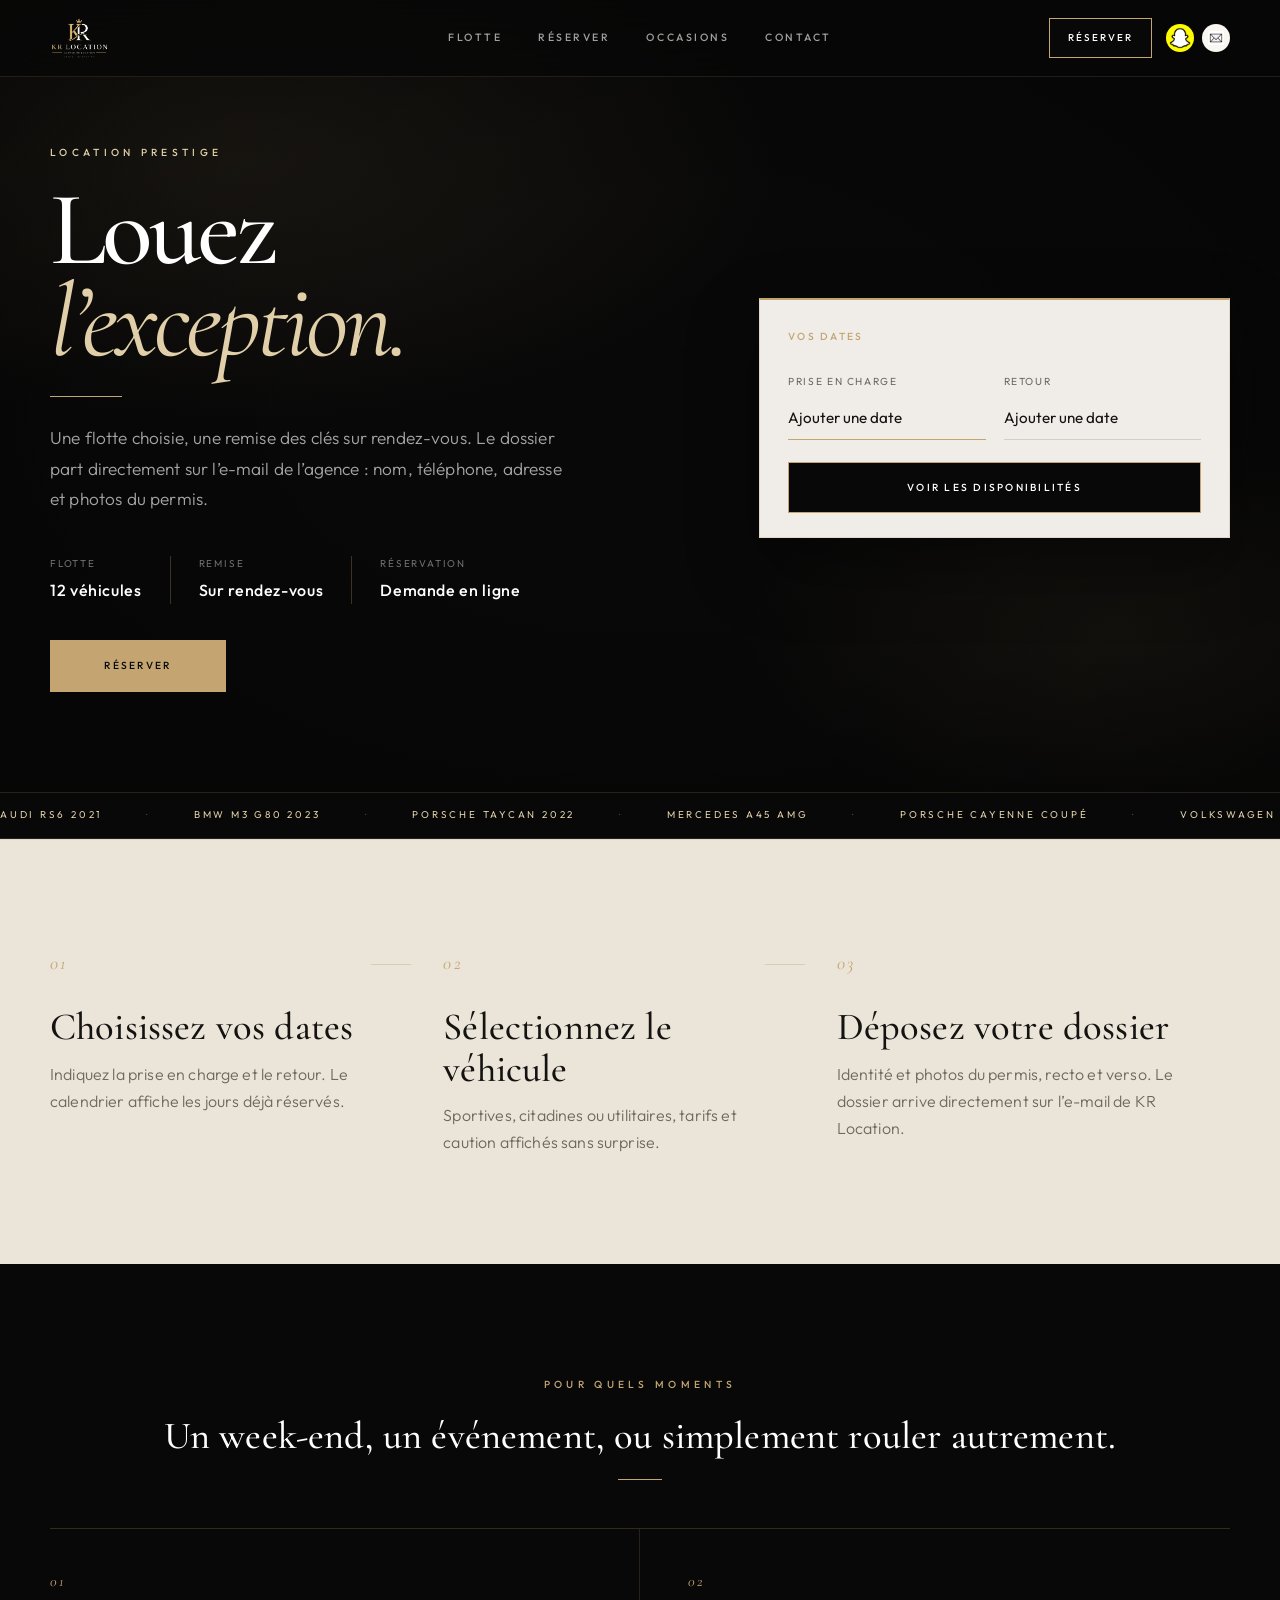
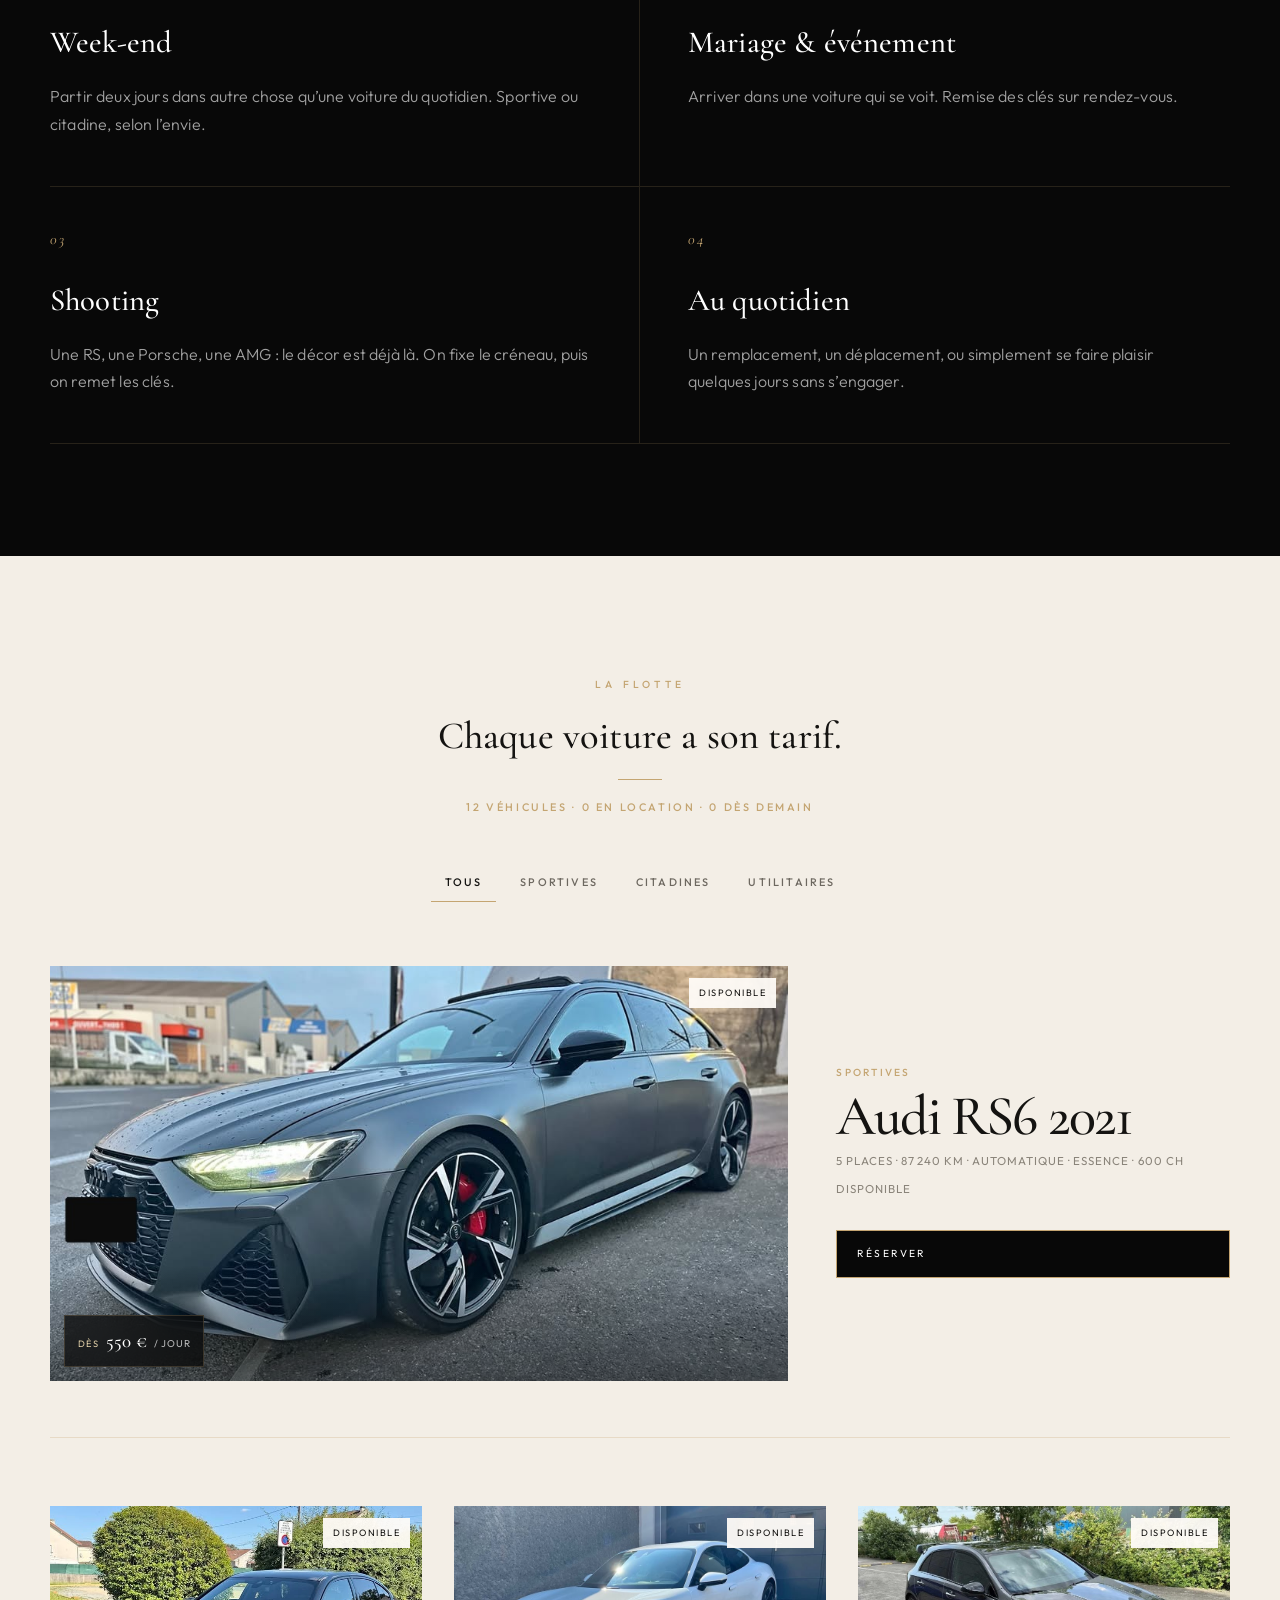
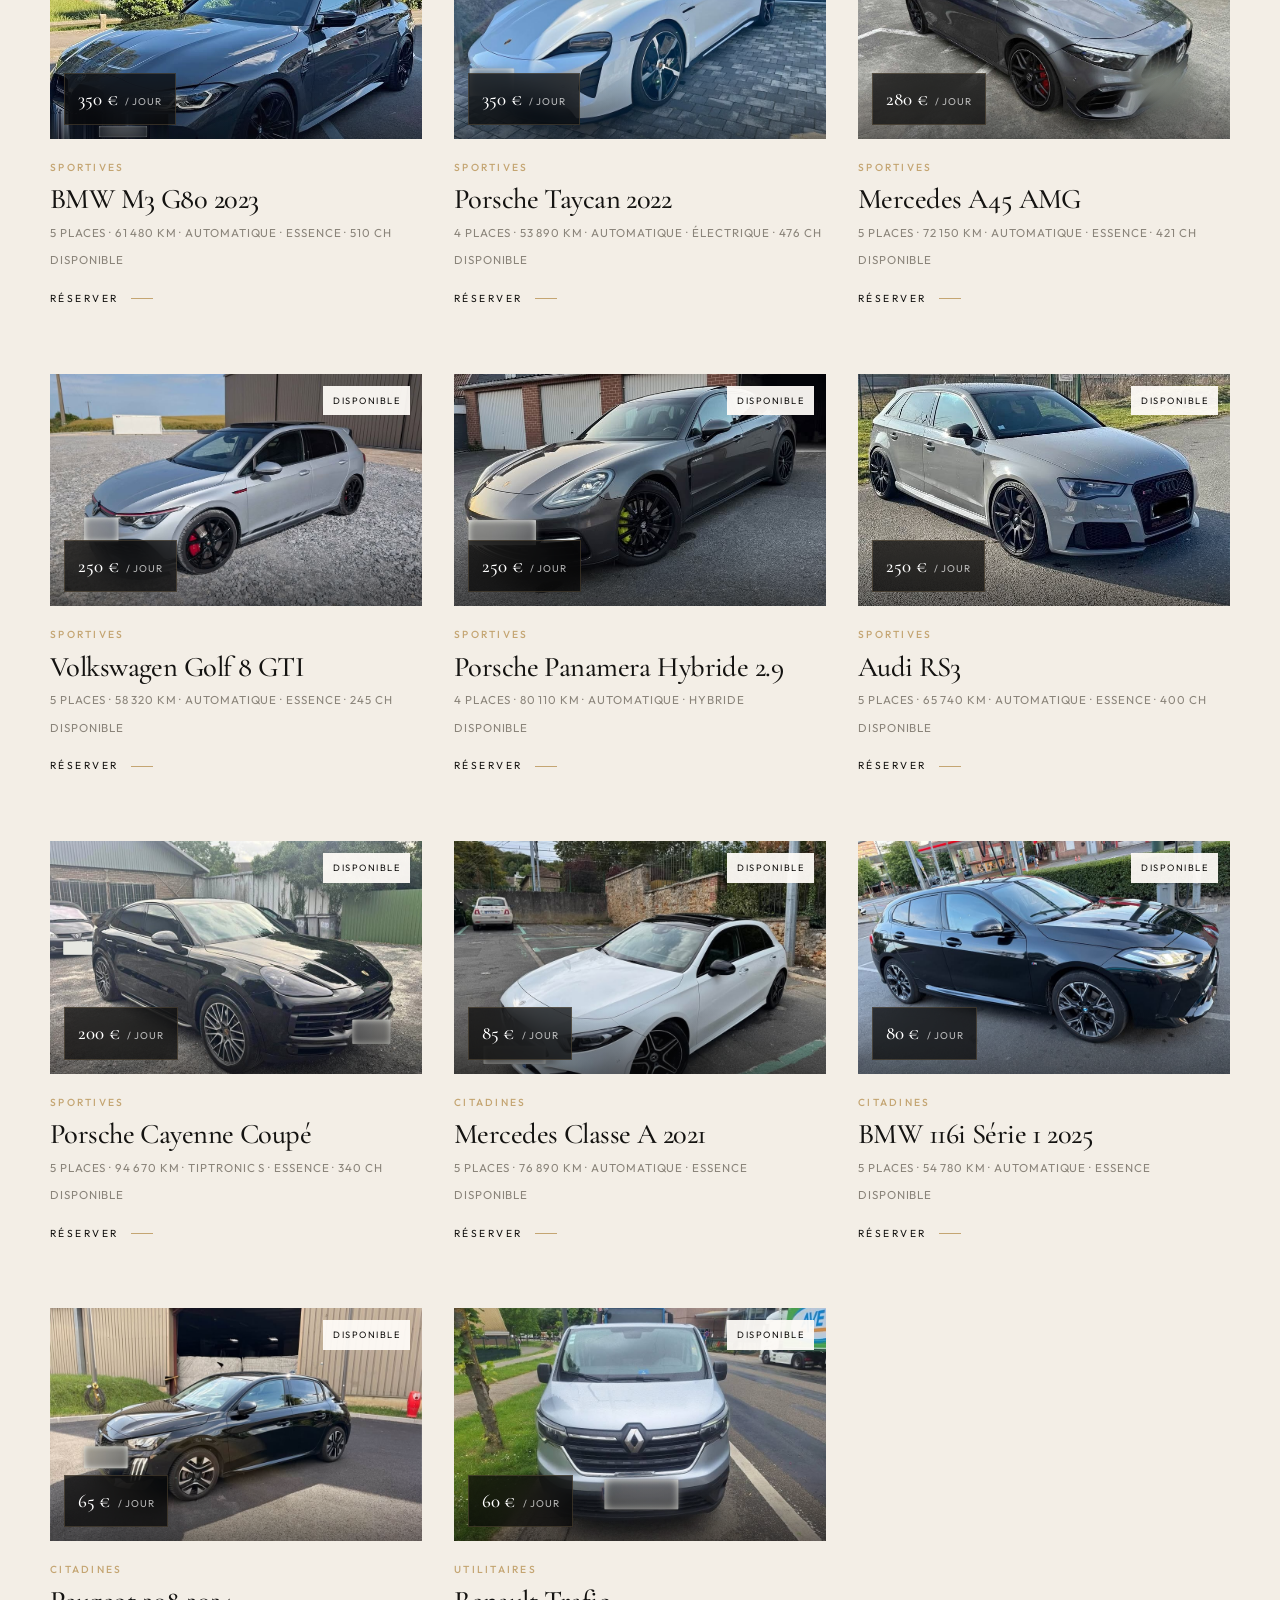
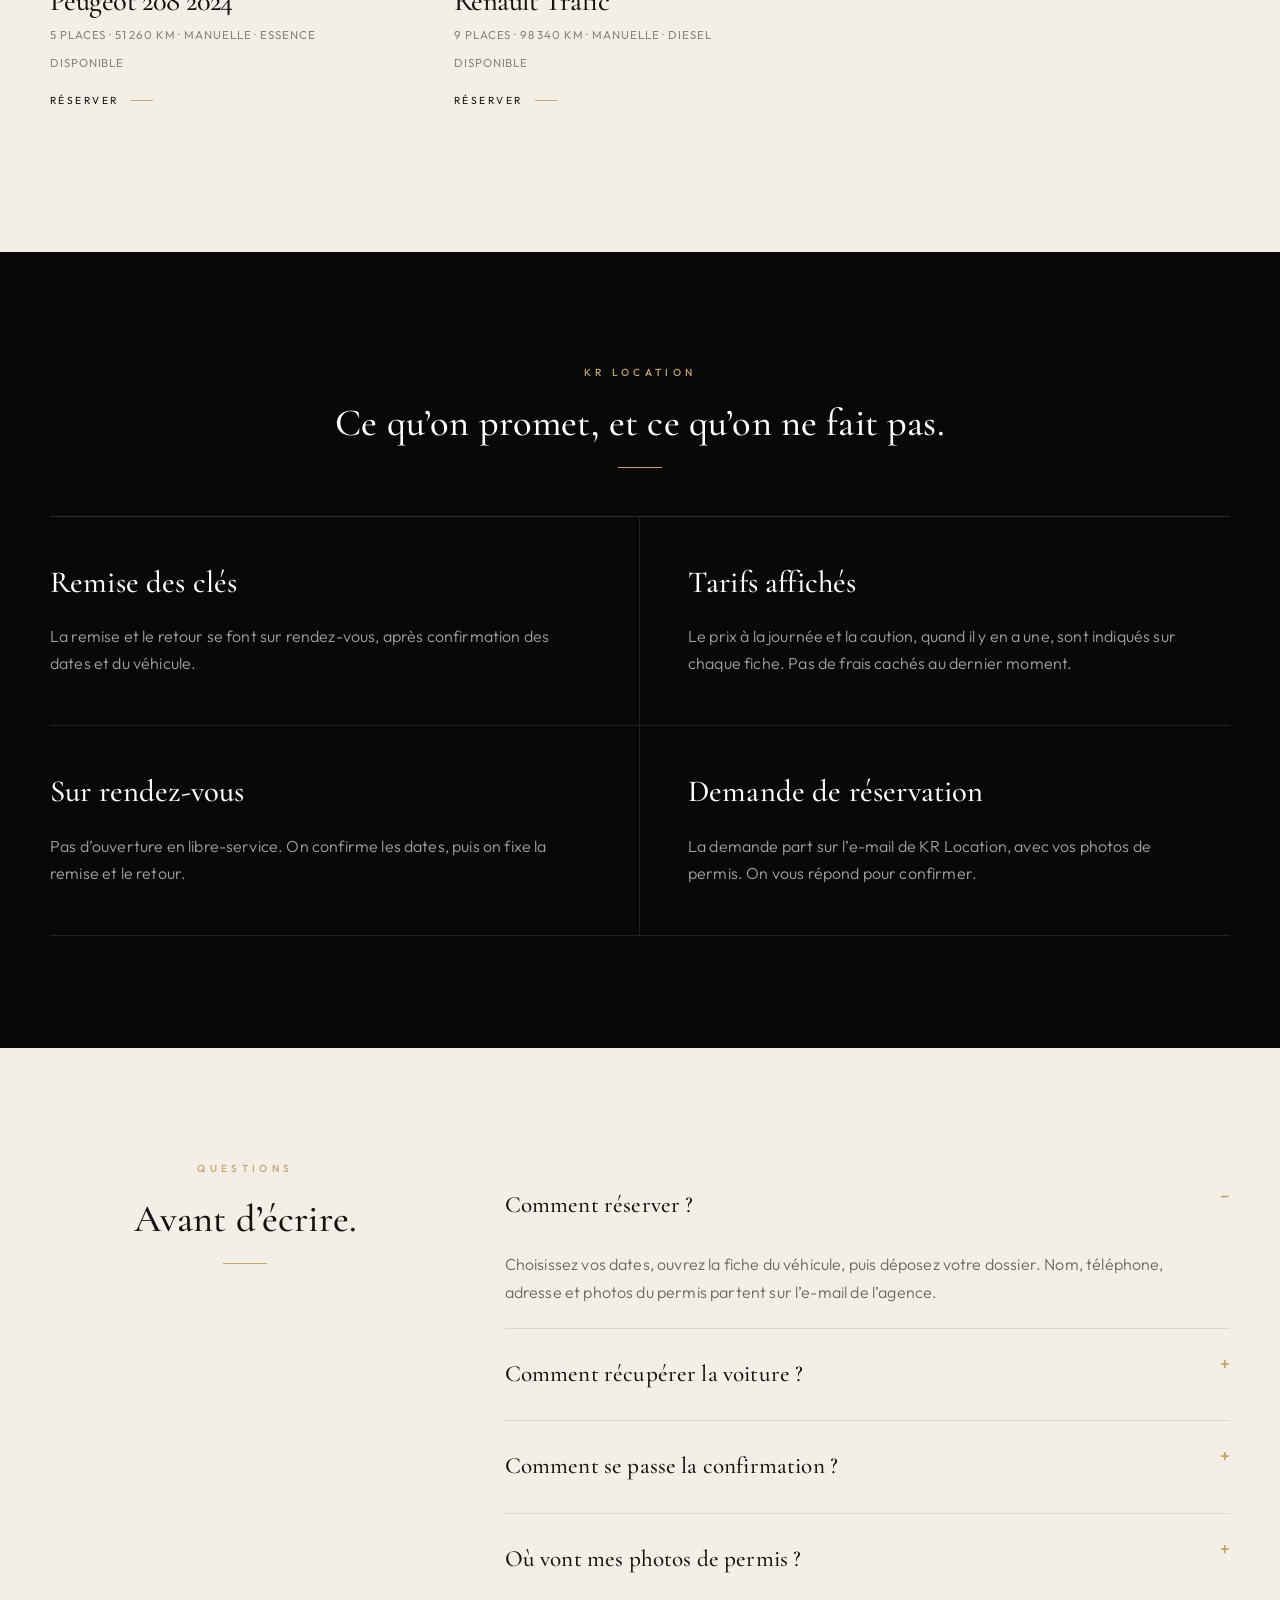
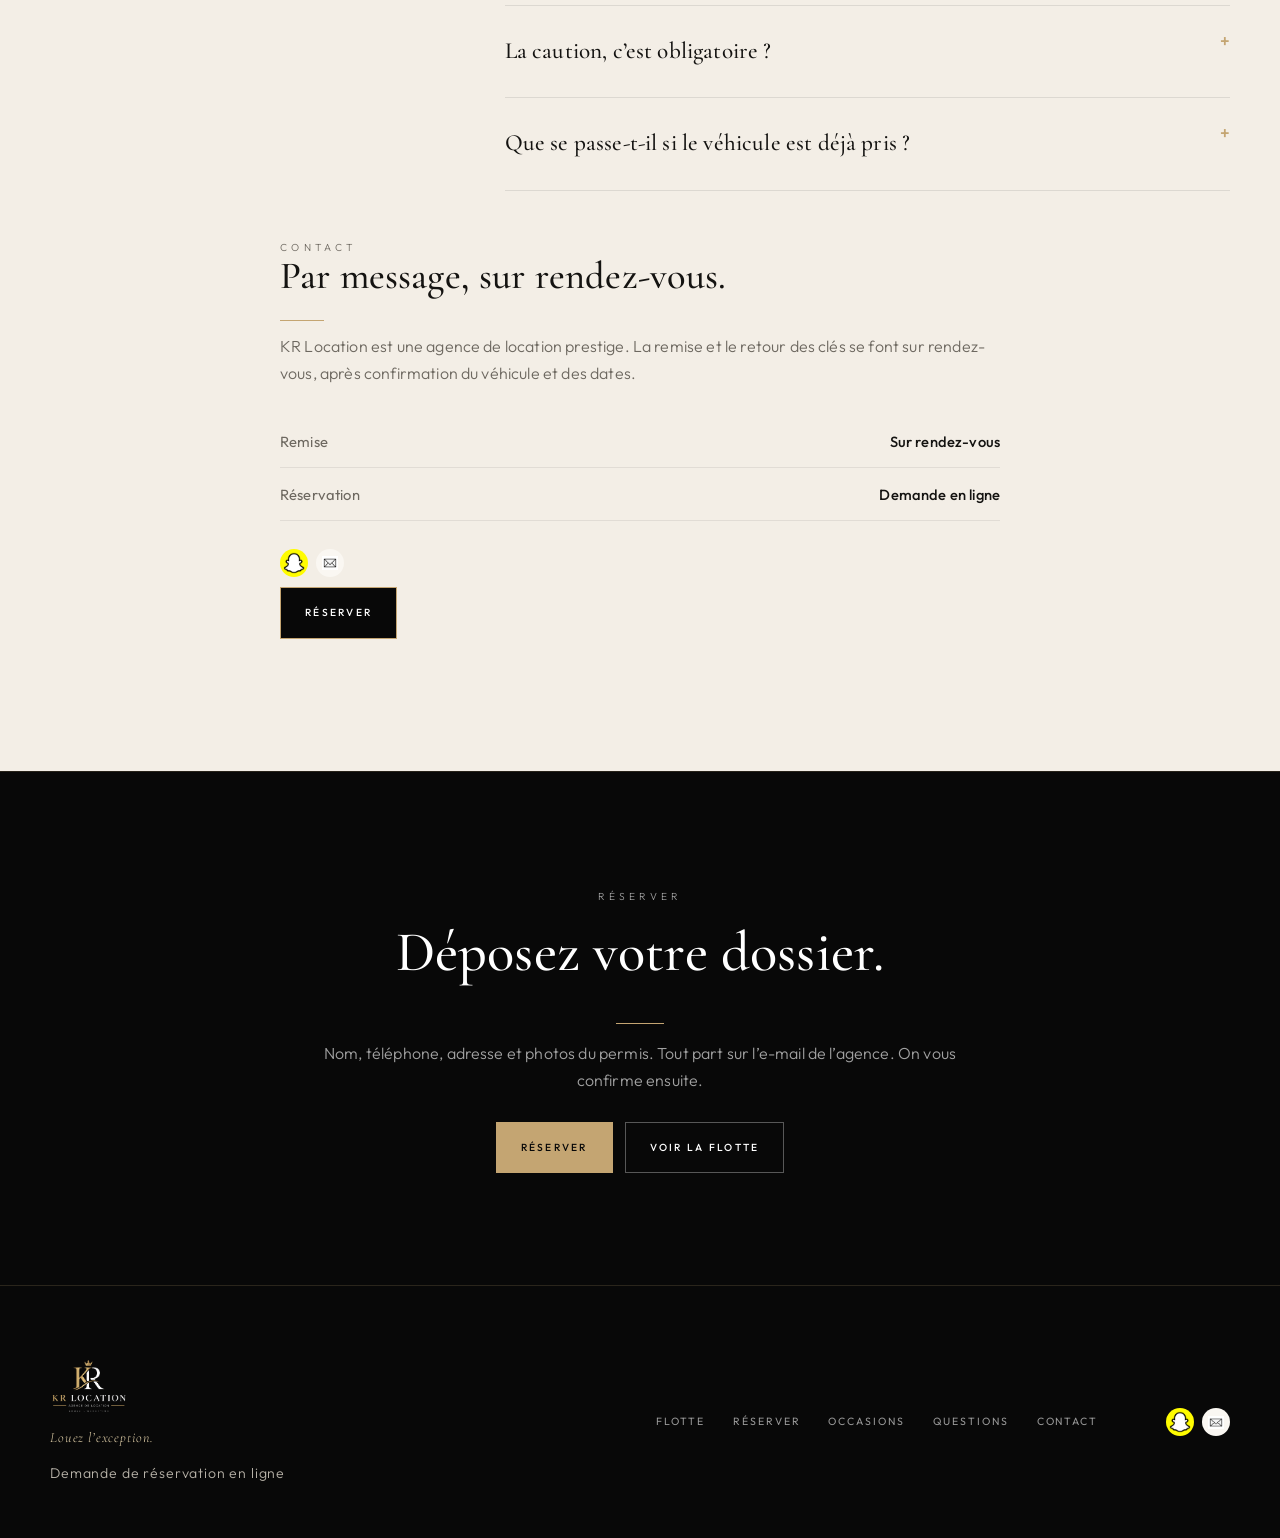
<file: index.html>
<!DOCTYPE html>
<html lang="fr">
  <head>
    <meta charset="UTF-8" />
    <meta name="viewport" content="width=device-width, initial-scale=1.0" />
    <meta name="theme-color" content="#080808" />
    <meta http-equiv="Cache-Control" content="no-cache, no-store, must-revalidate" />
    <meta http-equiv="Pragma" content="no-cache" />
    <title>KR Location — Louez l’exception.</title>
    <meta
      name="description"
      content="Location de voitures prestige. Dossier en ligne : nom, téléphone, adresse et photos du permis, envoyé sur l’e-mail de KR Location. Remise des clés sur rendez-vous."
    />
    <link rel="preconnect" href="https://fonts.googleapis.com" />
    <link rel="preconnect" href="https://fonts.gstatic.com" crossorigin />
    <link
      href="https://fonts.googleapis.com/css2?family=Cormorant+Garamond:ital,wght@0,400;0,500;0,600;1,400;1,500;1,600&family=Outfit:wght@300;400;500;600&display=swap"
      rel="stylesheet"
    />
    <link rel="icon" type="image/png" href="images/logo.png?v=54" />
    <link rel="stylesheet" href="css/styles.css?v=56" />
  </head>
  <body>
    <div class="toast" id="dossierToast" hidden>
      <strong>Dossier reçu.</strong>
      <span>Nom, téléphone, adresse et photos du permis sont arrivés sur l’e-mail de KR Location.</span>
    </div>
    <div class="loader" id="pageLoader" aria-hidden="true">
      <img src="images/logo.png?v=54" alt="" />
      <span class="loader-line"></span>
    </div>

    <header class="header" id="siteHeader">
      <div class="wrap header-inner">
        <a class="logo" href="#top">
          <img src="images/logo-mark.png?v=54" alt="KR Location" />
        </a>
        <nav class="nav" id="siteNav" aria-label="Navigation principale">
          <a href="#flotte">Flotte</a>
          <a href="#reserver">Réserver</a>
          <a href="#occasions">Occasions</a>
          <a href="#contact">Contact</a>
        </nav>
        <div class="header-actions">
          <a class="btn btn-ghost" href="#reserver">Réserver</a>
          <div class="socials">
            <a class="social" id="snapLink" href="#" target="_blank" rel="noopener" aria-label="Ouvrir Snapchat">
              <img src="images/snapchat.png" alt="" />
            </a>
            <a class="social social-mail" id="mailLink" href="#" aria-label="Ouvrir l’e-mail">
              <img src="images/email.png" alt="" />
            </a>
          </div>
          <button class="menu-btn" id="menuBtn" type="button" aria-label="Ouvrir le menu" aria-expanded="false" aria-controls="siteNav">
            <span></span>
            <span></span>
          </button>
        </div>
      </div>
    </header>

    <section class="hero" id="top">
      <div class="hero-texture" aria-hidden="true"></div>
      <div class="wrap hero-layout">
        <div class="hero-copy">
          <p class="eyebrow hero-eyebrow">Location prestige</p>
          <h1>Louez<br /><em>l’exception.</em></h1>
          <p class="hero-lead">
            Une flotte choisie, une remise des clés sur rendez-vous.
            Le dossier part directement sur l’e-mail de l’agence : nom, téléphone, adresse et photos du permis.
          </p>
          <ul class="hero-facts">
            <li><span>Flotte</span><strong id="heroFleet"></strong></li>
            <li><span>Remise</span><strong>Sur rendez-vous</strong></li>
            <li><span>Réservation</span><strong>Demande en ligne</strong></li>
          </ul>
          <div class="hero-cta">
            <a class="btn btn-gold" href="#reserver">Réserver</a>
          </div>
        </div>
        <form class="datebar" id="reserver" autocomplete="off">
          <p class="datebar-label" id="datebarLabel">Vos dates</p>
          <input type="hidden" id="dateFrom" />
          <input type="hidden" id="dateTo" />
          <button type="button" class="date-field" id="dateFromBtn" data-pick="from">
            <span>Prise en charge</span>
            <strong id="dateFromText">Ajouter une date</strong>
          </button>
          <button type="button" class="date-field" id="dateToBtn" data-pick="to">
            <span>Retour</span>
            <strong id="dateToText">Ajouter une date</strong>
          </button>
          <div class="date-book" id="dateBook" hidden>
            <p class="date-book-hint" id="dateBookHint">Choisissez d’abord le jour de prise en charge, puis glissez jusqu’au retour.</p>
            <div class="calendar" id="heroCalendar"></div>
          </div>
          <button class="btn" type="submit">Voir les disponibilités</button>
        </form>
      </div>
    </section>

    <div class="ticker" aria-hidden="true">
      <div class="ticker-track" id="fleetTicker"></div>
    </div>

    <section class="steps">
      <div class="wrap steps-grid">
        <article data-reveal>
          <span>01</span>
          <h2>Choisissez vos dates</h2>
          <p>Indiquez la prise en charge et le retour. Le calendrier affiche les jours déjà réservés.</p>
        </article>
        <article data-reveal>
          <span>02</span>
          <h2>Sélectionnez le véhicule</h2>
          <p>Sportives, citadines ou utilitaires, tarifs et caution affichés sans surprise.</p>
        </article>
        <article data-reveal>
          <span>03</span>
          <h2>Déposez votre dossier</h2>
          <p>Identité et photos du permis, recto et verso. Le dossier arrive directement sur l’e-mail de KR Location.</p>
        </article>
      </div>
    </section>

    <section class="occasions" id="occasions">
      <div class="wrap">
        <header class="section-head is-dark" data-reveal>
          <p class="eyebrow">Pour quels moments</p>
          <h2>Un week-end, un événement, ou simplement rouler autrement.</h2>
        </header>
        <div class="occasions-grid">
          <article data-reveal>
            <span>01</span>
            <h3>Week-end</h3>
            <p>Partir deux jours dans autre chose qu’une voiture du quotidien. Sportive ou citadine, selon l’envie.</p>
          </article>
          <article data-reveal>
            <span>02</span>
            <h3>Mariage &amp; événement</h3>
            <p>Arriver dans une voiture qui se voit. Remise des clés sur rendez-vous.</p>
          </article>
          <article data-reveal>
            <span>03</span>
            <h3>Shooting</h3>
            <p>Une RS, une Porsche, une AMG : le décor est déjà là. On fixe le créneau, puis on remet les clés.</p>
          </article>
          <article data-reveal>
            <span>04</span>
            <h3>Au quotidien</h3>
            <p>Un remplacement, un déplacement, ou simplement se faire plaisir quelques jours sans s’engager.</p>
          </article>
        </div>
      </div>
    </section>

    <main id="flotte">
      <section class="catalogue">
        <div class="wrap">
          <header class="section-head" data-reveal>
            <p class="eyebrow">La flotte</p>
            <h2>Chaque voiture a son tarif.</h2>
            <p class="count" id="fleetCount"></p>
          </header>
          <div class="filters" id="filters"></div>
          <div class="grid" id="vehicleGrid"></div>
        </div>
      </section>
    </main>

    <section class="promises">
      <div class="wrap">
        <header class="section-head is-dark" data-reveal>
          <p class="eyebrow">KR Location</p>
          <h2>Ce qu’on promet, et ce qu’on ne fait pas.</h2>
        </header>
        <div class="promises-grid">
          <article data-reveal>
            <h3>Remise des clés</h3>
            <p>La remise et le retour se font sur rendez-vous, après confirmation des dates et du véhicule.</p>
          </article>
          <article data-reveal>
            <h3>Tarifs affichés</h3>
            <p>Le prix à la journée et la caution, quand il y en a une, sont indiqués sur chaque fiche. Pas de frais cachés au dernier moment.</p>
          </article>
          <article data-reveal>
            <h3>Sur rendez-vous</h3>
            <p>Pas d’ouverture en libre-service. On confirme les dates, puis on fixe la remise et le retour.</p>
          </article>
          <article data-reveal>
            <h3>Demande de réservation</h3>
            <p>La demande part sur l’e-mail de KR Location, avec vos photos de permis. On vous répond pour confirmer.</p>
          </article>
        </div>
      </div>
    </section>

    <section class="faq" id="faq">
      <div class="wrap faq-layout">
        <header class="section-head is-light" data-reveal>
          <p class="eyebrow">Questions</p>
          <h2>Avant d’écrire.</h2>
        </header>
        <div class="faq-list" data-reveal>
          <details open>
            <summary>Comment réserver ?</summary>
            <p>Choisissez vos dates, ouvrez la fiche du véhicule, puis déposez votre dossier. Nom, téléphone, adresse et photos du permis partent sur l’e-mail de l’agence.</p>
          </details>
          <details>
            <summary>Comment récupérer la voiture ?</summary>
            <p>Uniquement sur rendez-vous, après confirmation. Il n’y a pas de retrait sans échange de messages.</p>
          </details>
          <details>
            <summary>Comment se passe la confirmation ?</summary>
            <p>Après le dossier, on vous écrit pour valider les dates et fixer la remise des clés.</p>
          </details>
          <details>
            <summary>Où vont mes photos de permis ?</summary>
            <p>Elles sont envoyées avec le formulaire, en pièce jointe, sur l’e-mail de KR Location. Uniquement pour traiter la demande.</p>
          </details>
          <details>
            <summary>La caution, c’est obligatoire ?</summary>
            <p>Quand une caution est indiquée sur la fiche, elle s’applique. Si elle n’est pas affichée, on ne l’invente pas : le tarif reste celui de la fiche.</p>
          </details>
          <details>
            <summary>Que se passe-t-il si le véhicule est déjà pris ?</summary>
            <p>Le calendrier et les badges « En location » / « Réservé » le montrent. On vous propose alors un autre créneau, ou un autre véhicule disponible.</p>
          </details>
        </div>
      </div>
    </section>

    <section class="agency" id="contact">
      <div class="wrap agency-grid">
        <div class="agency-copy" data-reveal>
          <p class="eyebrow">Contact</p>
          <h2>Par message, sur rendez-vous.</h2>
          <p>
            KR Location est une agence de location prestige. La remise et le retour des clés
            se font sur rendez-vous, après confirmation du véhicule et des dates.
          </p>
          <ul>
            <li><span>Remise</span><strong>Sur rendez-vous</strong></li>
            <li><span>Réservation</span><strong>Demande en ligne</strong></li>
          </ul>
          <div class="socials">
            <a class="social" id="snapAgency" href="#" target="_blank" rel="noopener" aria-label="Ouvrir Snapchat">
              <img src="images/snapchat.png" alt="" />
            </a>
            <a class="social social-mail" id="mailAgency" href="#" aria-label="Ouvrir l’e-mail">
              <img src="images/email.png" alt="" />
            </a>
          </div>
          <a class="btn" href="#reserver">Réserver</a>
        </div>
      </div>
    </section>

    <section class="cta">
      <div class="wrap cta-inner" data-reveal>
        <p class="eyebrow">Réserver</p>
        <h2>Déposez votre dossier.</h2>
        <p>Nom, téléphone, adresse et photos du permis. Tout part sur l’e-mail de l’agence. On vous confirme ensuite.</p>
        <div class="cta-actions">
          <button class="btn btn-gold" type="button" id="bookingCta">Réserver</button>
          <a class="btn btn-light" href="#flotte">Voir la flotte</a>
        </div>
      </div>
    </section>

    <footer class="footer">
      <div class="wrap footer-grid">
        <div class="footer-brand">
          <img class="footer-logo" src="images/logo-mark.png?v=54" alt="KR Location" />
          <p class="footer-slogan">Louez l’exception.</p>
          <p>Demande de réservation en ligne</p>
        </div>
        <nav class="footer-nav" aria-label="Pied de page">
          <a href="#flotte">Flotte</a>
          <a href="#reserver">Réserver</a>
          <a href="#occasions">Occasions</a>
          <a href="#faq">Questions</a>
          <a href="#contact">Contact</a>
        </nav>
        <div class="socials">
          <a class="social" id="snapFooter" href="#" target="_blank" rel="noopener" aria-label="Ouvrir Snapchat">
            <img src="images/snapchat.png" alt="" />
          </a>
          <a class="social social-mail" id="mailFooter" href="#" aria-label="Ouvrir l’e-mail">
            <img src="images/email.png" alt="" />
          </a>
        </div>
      </div>
    </footer>

    <dialog class="modal" id="vehicleModal">
      <article class="sheet">
        <button class="close" type="button" id="modalClose" aria-label="Fermer"></button>
        <div class="sheet-media">
          <div class="sheet-photo">
            <button class="gallery-nav is-prev" type="button" id="modalPrev" aria-label="Photo précédente"></button>
            <img id="modalImage" alt="" draggable="false" />
            <button class="gallery-nav is-next" type="button" id="modalNext" aria-label="Photo suivante"></button>
          </div>
          <div class="thumbs" id="modalThumbs"></div>
        </div>
        <div class="sheet-body">
          <p class="tag" id="modalCategory"></p>
          <h3 id="modalName"></h3>
          <p id="modalStatus" class="modal-status"></p>
          <p id="modalKm" class="km"></p>
          <p id="modalBlurb" class="blurb"></p>
          <p class="pricing" id="modalPricing" hidden></p>
          <ul id="modalSpecs"></ul>
          <div class="book-box">
            <p class="book-title">Réserver ces dates</p>
            <div class="book-fields">
              <button type="button" class="date-field" id="modalFromBtn" data-pick="from">
                <span>Prise en charge</span>
                <strong id="modalFromText">Ajouter une date</strong>
              </button>
              <button type="button" class="date-field" id="modalToBtn" data-pick="to">
                <span>Retour</span>
                <strong id="modalToText">Ajouter une date</strong>
              </button>
            </div>
            <div class="calendar" id="modalCalendar"></div>
            <p class="book-note" id="modalBookNote"></p>
            <div class="contact-box">
              <button class="btn" type="button" id="openBookingBtn">Réserver</button>
            </div>
          </div>
        </div>
      </article>
    </dialog>

    <dialog class="modal booking-modal" id="bookingModal" aria-labelledby="bookingTitle">
      <article class="booking-sheet">
        <button class="close" type="button" id="bookingClose" aria-label="Fermer"></button>
        <div id="bookingFormWrap">
          <header class="booking-head">
            <p class="eyebrow">Réservation</p>
            <h2 id="bookingTitle">Votre dossier</h2>
            <p class="booking-recap" id="bookingRecap"></p>
          </header>
          <ol class="booking-steps" id="bookingSteps">
            <li class="is-on"><span>01</span> Identité</li>
            <li><span>02</span> Photos</li>
          </ol>
          <form
            class="booking-form"
            id="bookingForm"
            autocomplete="on"
            novalidate
            method="POST"
            enctype="multipart/form-data"
          >
            <input class="hp" type="text" name="_honey" tabindex="-1" autocomplete="off" />
            <input type="hidden" name="_captcha" value="false" />
            <input type="hidden" name="_template" value="table" />
            <input type="hidden" name="_subject" id="bookingSubject" />
            <input type="hidden" name="_next" id="bookingNext" />
            <input type="hidden" name="vehicule_id" id="bookingVehicleId" />
            <input type="hidden" name="Prise_en_charge" id="bookingFromField" />
            <input type="hidden" name="Retour" id="bookingToField" />
            <input type="hidden" name="Agence" value="KR Location" />
            <input type="hidden" name="Véhicule" id="bookingVehicleName" />
            <input type="hidden" name="Photos" id="bookingPhotosNote" />

            <div class="booking-pane is-on" data-pane="1">
              <p class="booking-kicker">Location</p>
              <div class="booking-grid">
                <label class="field is-full">
                  <span>Véhicule</span>
                  <select name="vehicule" id="bookingVehicle" required>
                    <option value="">Choisir un véhicule</option>
                  </select>
                </label>
              </div>

              <p class="booking-kicker">Conducteur</p>
              <div class="booking-grid">
                <label class="field">
                  <span>Nom</span>
                  <input type="text" name="nom" autocomplete="family-name" required />
                </label>
                <label class="field">
                  <span>Prénom</span>
                  <input type="text" name="prenom" autocomplete="given-name" required />
                </label>
                <label class="field">
                  <span>Téléphone</span>
                  <input type="tel" name="telephone" autocomplete="tel" inputmode="tel" required />
                </label>
                <label class="field is-full">
                  <span>Adresse</span>
                  <input type="text" name="adresse" autocomplete="street-address" required />
                </label>
              </div>
            </div>

            <div class="booking-pane" data-pane="2">
              <p class="booking-note">Seulement deux photos à envoyer : permis recto et permis verso. Rien d’autre à taper.</p>
              <p class="booking-kicker">Photos du permis</p>
              <div class="booking-grid">
                <label class="file-field">
                  <input type="file" name="Permis_recto" accept="image/jpeg,image/png,image/webp,image/heic" required />
                  <span>Permis — recto</span>
                  <strong data-file-name>Ajouter une photo</strong>
                  <img data-file-preview alt="" hidden />
                </label>
                <label class="file-field">
                  <input type="file" name="Permis_verso" accept="image/jpeg,image/png,image/webp,image/heic" required />
                  <span>Permis — verso</span>
                  <strong data-file-name>Ajouter une photo</strong>
                  <img data-file-preview alt="" hidden />
                </label>
              </div>
              <p class="booking-kicker">Récapitulatif</p>
              <ul class="booking-send-recap" id="bookingSendRecap"></ul>
            </div>

            <p class="booking-error" id="bookingError" role="alert"></p>
            <div class="booking-actions">
              <button class="btn btn-ghost-dark" type="button" id="bookingBack" hidden>Retour</button>
              <button class="btn" type="button" id="bookingNextBtn">Continuer</button>
              <button class="btn btn-gold" type="submit" id="bookingSubmit" hidden>Envoyer le dossier</button>
              <p class="booking-legal">Nom, téléphone, adresse et photos du permis partent sur l’e-mail de KR Location. Ce n’est pas encore une confirmation.</p>
            </div>
          </form>
        </div>
        <div class="booking-done" id="bookingDone" hidden>
          <p class="eyebrow">Dossier reçu</p>
          <h2>Tout est arrivé sur l’e-mail de KR Location.</h2>
          <p>Nom, téléphone, adresse et les 2 photos du permis (pièces jointes du mail, icône trombone). On vous écrit pour confirmer les dates.</p>
          <button class="btn" type="button" id="bookingDoneClose">Fermer</button>
        </div>
      </article>
    </dialog>

    <script src="js/vehicles.js?v=56"></script>
    <script src="js/app.js?v=56"></script>
  </body>
</html>
</file>
<file: css/styles.css>
:root {
  --gold: #c4a572;
  --gold-soft: #e0cfa8;
  --gold-line: rgba(196, 165, 114, 0.28);
  --ink: #141311;
  --muted: #6d6860;
  --paper: #f3eee6;
  --paper-2: #ebe4d8;
  --white: #faf7f2;
  --black: #080808;
  --serif: "Cormorant Garamond", Georgia, serif;
  --sans: "Outfit", system-ui, sans-serif;
  --ease: cubic-bezier(0.22, 1, 0.36, 1);
}

* {
  box-sizing: border-box;
}

html {
  scroll-behavior: smooth;
  background: var(--black);
}

::selection {
  background: var(--gold);
  color: var(--black);
}

body {
  margin: 0;
  font-family: var(--sans);
  color: var(--ink);
  background: var(--paper);
  line-height: 1.7;
  font-weight: 400;
  letter-spacing: 0.01em;
  -webkit-font-smoothing: antialiased;
}

body.nav-open {
  overflow: hidden;
}

a {
  color: inherit;
  text-decoration: none;
}

img {
  display: block;
  max-width: 100%;
}

button,
input,
select,
textarea {
  font: inherit;
}

:focus-visible {
  outline: 1px solid var(--gold);
  outline-offset: 3px;
}

.wrap {
  width: min(1180px, calc(100% - 64px));
  margin: 0 auto;
}

.loader {
  position: fixed;
  inset: 0;
  z-index: 80;
  display: grid;
  place-items: center;
  align-content: center;
  gap: 22px;
  background: var(--black);
  transition: opacity 0.7s var(--ease), visibility 0.7s var(--ease);
}

.loader img {
  height: 88px;
  width: auto;
}

.loader-line {
  width: 88px;
  height: 1px;
  background: var(--gold);
  transform-origin: left center;
  animation: load-line 1.4s var(--ease) forwards;
}

.loader.is-done {
  opacity: 0;
  visibility: hidden;
  pointer-events: none;
}

@keyframes load-line {
  from {
    transform: scaleX(0);
  }
  to {
    transform: scaleX(1);
  }
}

.header {
  position: fixed;
  top: 0;
  left: 0;
  right: 0;
  z-index: 40;
  background: rgba(8, 8, 8, 0.72);
  backdrop-filter: blur(20px);
  border-bottom: 1px solid rgba(196, 165, 114, 0.14);
  transition: background 0.45s var(--ease), border-color 0.45s var(--ease);
}

.header.is-scrolled,
.header.is-open {
  background: rgba(8, 8, 8, 0.92);
  border-bottom-color: rgba(196, 165, 114, 0.22);
}

.header-inner {
  display: grid;
  grid-template-columns: 1fr auto 1fr;
  align-items: center;
  min-height: 76px;
  gap: 20px;
  transition: min-height 0.45s var(--ease);
}

.header.is-scrolled .header-inner {
  min-height: 64px;
}

.logo {
  justify-self: start;
}

.logo img {
  height: 42px;
  width: auto;
  transition: height 0.45s var(--ease);
}

.header.is-scrolled .logo img {
  height: 36px;
}

.nav {
  display: flex;
  align-items: center;
  justify-content: center;
  gap: 36px;
}

.header-actions {
  display: flex;
  align-items: center;
  justify-content: flex-end;
  gap: 14px;
}

.nav a {
  color: rgba(255, 255, 255, 0.62);
  font-size: 0.66rem;
  letter-spacing: 0.24em;
  text-transform: uppercase;
  font-weight: 500;
  position: relative;
  transition: color 0.25s ease;
}

.nav a::after {
  content: "";
  position: absolute;
  left: 0;
  right: 0;
  bottom: -8px;
  height: 1px;
  background: var(--gold);
  transform: scaleX(0);
  transform-origin: left;
  transition: transform 0.35s var(--ease);
}

.nav a:hover {
  color: #fff;
}

.nav a:hover::after {
  transform: scaleX(1);
}

.btn-ghost {
  display: inline-flex;
  background: transparent;
  color: #fff;
  border-color: rgba(196, 165, 114, 0.5);
  padding: 11px 18px;
}

.btn-ghost:hover {
  background: var(--gold);
  color: var(--black);
  border-color: var(--gold);
}

.socials {
  display: flex;
  align-items: center;
  gap: 8px;
}

.social {
  width: 28px;
  height: 28px;
  border-radius: 50%;
  overflow: hidden;
  display: grid;
  place-items: center;
  background: transparent;
  transition: transform 0.25s var(--ease), opacity 0.25s ease;
}

.social img {
  width: 100%;
  height: 100%;
  object-fit: cover;
}

.social-mail {
  background: var(--white);
  padding: 6px;
}

.social-mail img {
  object-fit: contain;
}

.social:hover {
  transform: translateY(-2px);
  opacity: 0.88;
}

.menu-btn {
  display: none;
  width: 40px;
  height: 40px;
  border: 0;
  background: transparent;
  cursor: pointer;
  position: relative;
}

.menu-btn span {
  position: absolute;
  left: 10px;
  right: 10px;
  height: 1px;
  background: #fff;
  transition: transform 0.3s var(--ease), top 0.3s var(--ease);
}

.menu-btn span:first-child {
  top: 16px;
}

.menu-btn span:last-child {
  top: 24px;
}

.header.is-open .menu-btn span:first-child {
  top: 20px;
  transform: rotate(45deg);
}

.header.is-open .menu-btn span:last-child {
  top: 20px;
  transform: rotate(-45deg);
}

.hero {
  position: relative;
  display: flex;
  align-items: center;
  color: #fff;
  overflow: hidden;
  min-height: min(88vh, 920px);
  padding: 132px 0 88px;
  background:
    radial-gradient(ellipse 90% 70% at 18% 20%, rgba(196, 165, 114, 0.1), transparent 48%),
    radial-gradient(ellipse 60% 50% at 88% 80%, rgba(196, 165, 114, 0.08), transparent 50%),
    #080808;
}

.hero-texture {
  position: absolute;
  inset: 0;
  background: radial-gradient(ellipse at center, transparent 30%, rgba(0, 0, 0, 0.35) 100%);
  pointer-events: none;
}

.hero-layout {
  position: relative;
  z-index: 1;
  display: grid;
  grid-template-columns: minmax(0, 1.15fr) minmax(320px, 0.85fr);
  gap: 72px;
  align-items: center;
  width: min(1180px, calc(100% - 64px));
}

.hero-copy {
  max-width: 40rem;
}

.eyebrow {
  margin: 0 0 22px;
  color: var(--gold);
  letter-spacing: 0.42em;
  text-transform: uppercase;
  font-size: 0.64rem;
  font-weight: 500;
}

.hero-eyebrow {
  color: var(--gold-soft);
  animation: fade-up 1s 0.12s both;
}

.hero-copy h1::after {
  content: "";
  display: block;
  width: 72px;
  height: 1px;
  margin: 28px 0 0;
  background: var(--gold);
}

h1 {
  margin: 0 0 26px;
  font-family: var(--serif);
  font-size: clamp(3.6rem, 8.2vw, 6.6rem);
  font-weight: 500;
  line-height: 0.88;
  letter-spacing: -0.038em;
}

.hero h1 {
  color: #fff;
  animation: fade-up 1s 0.24s both;
}

.hero h1 em {
  font-style: italic;
  color: var(--gold-soft);
  font-weight: 400;
}

.hero-lead {
  margin: 0 0 42px;
  max-width: 32rem;
  color: rgba(255, 255, 255, 0.64);
  font-size: 1.08rem;
  font-weight: 300;
  line-height: 1.75;
  animation: fade-up 1s 0.38s both;
}

.hero-facts {
  display: flex;
  flex-wrap: wrap;
  gap: 28px;
  margin: 0;
  padding: 0;
  list-style: none;
  animation: fade-up 1s 0.5s both;
}

.hero-facts li {
  display: grid;
  gap: 4px;
  padding-right: 28px;
  border-right: 1px solid rgba(196, 165, 114, 0.28);
}

.hero-facts li:last-child {
  padding-right: 0;
  border-right: 0;
}

.hero-facts span {
  font-size: 0.62rem;
  letter-spacing: 0.18em;
  text-transform: uppercase;
  color: rgba(255, 255, 255, 0.42);
}

.hero-facts strong {
  font-weight: 500;
  letter-spacing: 0.04em;
}

.hero-cta {
  margin-top: 36px;
  animation: fade-up 1s 0.58s both;
}

.hero-cta .btn {
  min-width: 176px;
}

@keyframes fade-up {
  from {
    opacity: 0;
    transform: translateY(18px);
  }
  to {
    opacity: 1;
    transform: translateY(0);
  }
}

.datebar {
  display: grid;
  grid-template-columns: 1fr 1fr;
  gap: 18px;
  align-items: end;
  padding: 28px 28px 24px;
  background: rgba(250, 247, 242, 0.96);
  color: var(--ink);
  text-align: left;
  border: 1px solid rgba(196, 165, 114, 0.3);
  border-top: 2px solid var(--gold);
  box-shadow: 0 28px 64px rgba(0, 0, 0, 0.38);
  animation: fade-up 1s 0.56s both;
  position: relative;
  backdrop-filter: blur(18px);
}

.datebar .btn {
  grid-column: 1 / -1;
  margin-top: 4px;
}

.datebar-label {
  grid-column: 1 / -1;
  margin: 0;
  color: var(--gold);
  letter-spacing: 0.22em;
  text-transform: uppercase;
  font-size: 0.64rem;
  font-weight: 500;
  cursor: pointer;
}

.date-field {
  appearance: none;
  width: 100%;
  display: grid;
  gap: 6px;
  margin: 0;
  padding: 10px 0 0;
  border: 0;
  background: transparent;
  color: inherit;
  text-align: left;
  cursor: pointer;
}

.date-field span {
  font-size: 0.64rem;
  letter-spacing: 0.16em;
  text-transform: uppercase;
  color: var(--muted);
}

.date-field strong {
  display: block;
  min-height: 1.4em;
  padding: 8px 0;
  border-bottom: 1px solid rgba(22, 21, 19, 0.14);
  font-weight: 400;
  font-size: 0.95rem;
}

.date-field.is-on strong,
.date-field:hover strong {
  border-bottom-color: var(--gold);
}

.date-book {
  grid-column: 1 / -1;
  padding: 16px 2px 4px;
  border-top: 1px solid rgba(22, 21, 19, 0.08);
}

.date-book-hint {
  margin: 0 0 12px;
  color: var(--muted);
  font-size: 0.78rem;
  font-weight: 300;
}

.btn {
  appearance: none;
  border: 1px solid var(--gold);
  background: var(--black);
  color: #fff;
  padding: 16px 24px;
  letter-spacing: 0.22em;
  text-transform: uppercase;
  font-size: 0.64rem;
  font-weight: 500;
  cursor: pointer;
  transition: background 0.35s ease, color 0.35s ease, transform 0.35s var(--ease), box-shadow 0.35s ease;
  white-space: nowrap;
  display: inline-flex;
  align-items: center;
  justify-content: center;
}

.btn[hidden] {
  display: none !important;
}

.btn:hover {
  background: var(--gold);
  color: var(--black);
  box-shadow: 0 12px 32px rgba(196, 165, 114, 0.28);
}

.btn:disabled {
  opacity: 0.42;
  cursor: not-allowed;
  pointer-events: none;
}

.steps {
  padding: 96px 0;
  background: var(--paper-2);
  border-top: 1px solid rgba(22, 21, 19, 0.05);
}

.steps-grid {
  display: grid;
  grid-template-columns: repeat(3, 1fr);
  gap: 0;
}

.steps article {
  padding: 12px 48px 12px 0;
  position: relative;
}

.steps article:not(:last-child)::after {
  content: "";
  position: absolute;
  top: 28px;
  right: 32px;
  width: 40px;
  height: 1px;
  background: var(--gold);
  opacity: 0.4;
}

.steps article span {
  display: block;
  margin-bottom: 28px;
  color: var(--gold);
  font-family: var(--serif);
  font-size: 1.15rem;
  font-style: italic;
  letter-spacing: 0.12em;
  border: 0;
  width: auto;
  height: auto;
  place-items: unset;
}

.steps h2,
.section-head h2,
.agency-copy h2 {
  margin: 0 0 12px;
  font-family: var(--serif);
  font-size: clamp(1.85rem, 3vw, 2.55rem);
  font-weight: 500;
  line-height: 1.08;
}

.steps p,
.agency-copy > p {
  margin: 0;
  color: var(--muted);
  font-weight: 300;
}

.catalogue {
  padding: 120px 0 132px;
}

.section-head {
  text-align: center;
  margin-bottom: 48px;
}

.section-head h2::after {
  content: "";
  display: block;
  width: 44px;
  height: 1px;
  margin: 22px auto 0;
  background: var(--gold);
}

.count {
  margin: 18px 0 0;
  color: var(--gold);
  font-size: 0.68rem;
  letter-spacing: 0.24em;
  text-transform: uppercase;
  font-weight: 500;
}

.filters {
  display: flex;
  justify-content: center;
  flex-wrap: wrap;
  gap: 10px;
  margin-bottom: 64px;
}

.filters button {
  border: 0;
  border-bottom: 1px solid transparent;
  background: transparent;
  padding: 8px 14px 10px;
  color: var(--muted);
  cursor: pointer;
  font-size: 0.68rem;
  font-weight: 500;
  letter-spacing: 0.2em;
  text-transform: uppercase;
  border-radius: 0;
  transition: color 0.25s ease, border-color 0.25s ease;
}

.filters button:hover {
  color: var(--ink);
  border-color: rgba(196, 165, 114, 0.4);
}

.filters button.active {
  color: var(--ink);
  background: transparent;
  border-bottom-color: var(--gold);
}

.grid {
  display: grid;
  grid-template-columns: repeat(3, 1fr);
  gap: 56px 32px;
}

.card {
  background: transparent;
  cursor: pointer;
  display: flex;
  flex-direction: column;
  min-width: 0;
  transition: transform 0.45s var(--ease);
}

.card:hover {
  transform: translateY(-6px);
}

.card.is-featured {
  grid-column: 1 / -1;
  display: grid;
  grid-template-columns: 1.5fr 0.8fr;
  gap: 0 48px;
  align-items: center;
  padding-bottom: 56px;
  margin-bottom: 12px;
  border-bottom: 1px solid var(--gold-line);
}

.card.is-featured:hover {
  transform: none;
}

.card.is-featured .body {
  align-content: center;
}

.card .media {
  position: relative;
  overflow: hidden;
  background: #0c0c0c;
  margin-bottom: 20px;
  aspect-ratio: 16 / 10;
  transition: box-shadow 0.5s var(--ease);
}

.card.is-featured .media {
  aspect-ratio: 16 / 9;
  margin-bottom: 0;
}

.card:hover .media {
  box-shadow: inset 0 0 0 1px rgba(196, 165, 114, 0.7);
}

.card .media::before {
  content: "";
  position: absolute;
  inset: 0;
  z-index: 2;
}

.card .media::after {
  content: "";
  position: absolute;
  inset: auto 0 0;
  height: 28%;
  z-index: 2;
  background: linear-gradient(180deg, transparent, rgba(11, 11, 11, 0.5));
  pointer-events: none;
}

.price-badge {
  position: absolute;
  left: 14px;
  bottom: 14px;
  z-index: 3;
  pointer-events: none;
  margin: 0;
  display: flex;
  align-items: baseline;
  gap: 7px;
  padding: 9px 13px;
  background: rgba(8, 8, 8, 0.72);
  color: #fff;
  backdrop-filter: blur(14px);
  border: 1px solid rgba(196, 165, 114, 0.22);
}

.price-badge em {
  font-style: normal;
  font-size: 0.58rem;
  letter-spacing: 0.14em;
  text-transform: uppercase;
  color: var(--gold-soft);
}

.price-badge strong {
  font-family: var(--serif);
  font-size: 1.18rem;
  font-weight: 500;
}

.price-badge span {
  font-size: 0.62rem;
  letter-spacing: 0.08em;
  text-transform: uppercase;
  color: rgba(255, 255, 255, 0.7);
}

.status-badge {
  position: absolute;
  top: 12px;
  right: 12px;
  z-index: 3;
  pointer-events: none;
  margin: 0;
  padding: 7px 10px;
  font-size: 0.58rem;
  letter-spacing: 0.16em;
  text-transform: uppercase;
  background: rgba(255, 252, 248, 0.94);
  color: var(--ink);
}

.status-badge.is-busy {
  background: var(--black);
  color: var(--gold-soft);
}

.status-badge.is-out {
  background: #8a4b3a;
  color: #fff6ee;
}

.status-badge.is-soon {
  background: var(--gold);
  color: var(--black);
}

.card .media img {
  width: 100%;
  height: 100%;
  object-fit: cover;
  pointer-events: none;
  user-select: none;
  -webkit-user-select: none;
  -webkit-user-drag: none;
  -webkit-touch-callout: none;
  transition: transform 0.9s var(--ease);
}

.card.photo-contain .media img {
  object-fit: contain;
}

.card:hover .media img {
  transform: scale(1.045);
}

.card:hover .more {
  color: var(--gold);
}

.card .body {
  display: grid;
  gap: 8px;
}

.card.is-featured .body {
  padding: 8px 0 4px;
}

.tag {
  margin: 0;
  color: var(--gold);
  font-size: 0.64rem;
  letter-spacing: 0.22em;
  text-transform: uppercase;
  font-weight: 500;
}

.card h3,
.sheet-body h3 {
  margin: 0;
  font-family: var(--serif);
  font-size: 1.78rem;
  font-weight: 500;
  line-height: 1.08;
  letter-spacing: -0.02em;
}

.card.is-featured h3 {
  font-size: clamp(2.4rem, 4.4vw, 3.8rem);
  line-height: 0.96;
  letter-spacing: -0.035em;
}

.km {
  margin: 0;
  font-size: 0.9rem;
  letter-spacing: 0.04em;
}

.blurb {
  margin: 2px 0 0;
  color: var(--muted);
  font-size: 0.95rem;
  font-weight: 300;
}

.meta {
  margin: 0;
  color: #8a847a;
  font-size: 0.72rem;
  letter-spacing: 0.08em;
  text-transform: uppercase;
}

.pricing {
  margin: 8px 0 0;
  font-family: var(--serif);
}

.pricing strong {
  font-size: 1.5rem;
  font-weight: 500;
}

.pricing span {
  display: block;
  color: var(--muted);
  font-family: var(--sans);
  font-size: 0.8rem;
  margin-top: 2px;
}

.more {
  margin-top: 12px;
  color: var(--ink);
  font-size: 0.64rem;
  letter-spacing: 0.24em;
  text-transform: uppercase;
  display: inline-flex;
  align-items: center;
  gap: 12px;
}

.more::after {
  content: "";
  width: 22px;
  height: 1px;
  background: var(--gold);
  transition: width 0.3s var(--ease);
}

.card:hover .more::after {
  width: 36px;
}

.card.is-featured .more {
  margin-top: 24px;
  border: 1px solid var(--gold);
  background: var(--black);
  color: #fff;
  padding: 14px 20px;
  gap: 0;
}

.card.is-featured .more::after {
  display: none;
}

.card.is-featured:hover .more {
  background: var(--gold);
  color: var(--black);
}

.agency {
  padding: 0 0 132px;
}

.agency-grid {
  max-width: 720px;
}

.agency-copy h2::after {
  content: "";
  display: block;
  width: 44px;
  height: 1px;
  margin: 22px 0 0;
  background: var(--gold);
}

.agency-copy ul {
  list-style: none;
  padding: 0;
  margin: 28px 0;
}

.agency-copy li {
  display: flex;
  justify-content: space-between;
  gap: 16px;
  padding: 14px 0;
  box-shadow: inset 0 -1px 0 rgba(22, 21, 19, 0.08);
  color: var(--muted);
  font-size: 0.92rem;
}

.agency-copy li strong {
  color: var(--ink);
  font-weight: 500;
}

.agency-copy .btn {
  margin-top: 10px;
  width: max-content;
}

#flotte,
#contact,
#reserver,
#occasions,
#faq {
  scroll-margin-top: 88px;
}

.footer {
  background: var(--black);
  color: #b7b2a8;
  padding: 72px 0 52px;
  border-top: 1px solid rgba(196, 165, 114, 0.18);
}

.footer-slogan {
  font-family: var(--serif);
  font-style: italic;
  font-size: 1.45rem;
  color: var(--gold-soft);
  letter-spacing: 0;
}

.footer-grid {
  display: grid;
  grid-template-columns: 1.2fr 1fr auto;
  gap: 32px;
  align-items: center;
}

.footer-brand {
  display: grid;
  gap: 12px;
}

.footer-logo {
  height: 56px;
  width: auto;
}

.footer p {
  margin: 0;
  font-weight: 300;
  letter-spacing: 0.06em;
  font-size: 0.88rem;
}

.footer-nav {
  display: flex;
  gap: 28px;
}

.footer-nav a {
  font-size: 0.66rem;
  letter-spacing: 0.18em;
  text-transform: uppercase;
  color: rgba(255, 255, 255, 0.58);
  transition: color 0.25s ease;
}

.footer-nav a:hover {
  color: var(--gold-soft);
}

.modal {
  border: 0;
  padding: 0;
  background: transparent;
  width: min(1080px, calc(100% - 28px));
  max-height: calc(100vh - 32px);
}

.modal::backdrop {
  background: rgba(8, 8, 8, 0.82);
  backdrop-filter: blur(14px);
}

.modal[open] .sheet {
  animation: sheet-in 0.45s var(--ease);
}

@keyframes sheet-in {
  from {
    opacity: 0;
    transform: translateY(18px);
  }
  to {
    opacity: 1;
    transform: none;
  }
}

.sheet {
  background: var(--white);
  display: grid;
  grid-template-columns: 1.12fr 0.88fr;
  position: relative;
  max-height: calc(100vh - 32px);
  overflow: auto;
  box-shadow: 0 40px 90px rgba(0, 0, 0, 0.45);
}

.sheet-media {
  position: relative;
  background: #0f0f0f;
}

.sheet-photo {
  position: relative;
}

.sheet-photo::after {
  content: "";
  position: absolute;
  inset: 0;
  z-index: 1;
}

.sheet-photo > img {
  width: 100%;
  height: min(52vh, 520px);
  object-fit: cover;
  pointer-events: none;
  user-select: none;
  -webkit-user-select: none;
  -webkit-user-drag: none;
  -webkit-touch-callout: none;
}

.modal.photo-contain .sheet-photo > img {
  object-fit: contain;
}

.gallery-nav {
  position: absolute;
  top: 42%;
  z-index: 2;
  width: 40px;
  height: 40px;
  border: 1px solid rgba(255, 255, 255, 0.18);
  background: rgba(11, 11, 11, 0.45);
  cursor: pointer;
  backdrop-filter: blur(8px);
}

.gallery-nav::before {
  content: "";
  position: absolute;
  top: 50%;
  left: 50%;
  width: 8px;
  height: 8px;
  border-right: 1px solid #fff;
  border-bottom: 1px solid #fff;
}

.gallery-nav.is-prev {
  left: 12px;
}

.gallery-nav.is-prev::before {
  transform: translate(-30%, -50%) rotate(135deg);
}

.gallery-nav.is-next {
  right: 12px;
}

.gallery-nav.is-next::before {
  transform: translate(-70%, -50%) rotate(-45deg);
}

.gallery-nav[hidden] {
  display: none;
}

.close {
  position: absolute;
  top: 14px;
  right: 14px;
  width: 42px;
  height: 42px;
  border: 1px solid rgba(196, 165, 114, 0.28);
  background: var(--white);
  cursor: pointer;
  z-index: 3;
}

.close::before,
.close::after {
  content: "";
  position: absolute;
  left: 12px;
  right: 12px;
  top: 50%;
  height: 1px;
  background: var(--ink);
}

.close::before {
  transform: rotate(45deg);
}

.close::after {
  transform: rotate(-45deg);
}

.thumbs {
  display: flex;
  gap: 8px;
  padding: 12px;
  overflow-x: auto;
}

.thumbs:empty {
  display: none;
}

.thumb {
  position: relative;
  width: 68px;
  height: 50px;
  padding: 0;
  border: 0;
  background: #1a1a1a;
  cursor: pointer;
  flex: 0 0 auto;
  opacity: 0.5;
  transition: opacity 0.2s ease;
}

.thumb::after {
  content: "";
  position: absolute;
  inset: 0;
}

.thumb.active,
.thumb:hover {
  opacity: 1;
}

.thumb.active {
  outline: 1px solid var(--gold);
}

.thumb img {
  width: 100%;
  height: 100%;
  object-fit: cover;
  pointer-events: none;
  user-select: none;
  -webkit-user-select: none;
  -webkit-user-drag: none;
  -webkit-touch-callout: none;
}

.sheet-body {
  padding: 40px 36px 36px;
}

.modal-status {
  margin: 8px 0 0;
  font-size: 0.68rem;
  letter-spacing: 0.16em;
  text-transform: uppercase;
  color: var(--gold);
}

.modal-status.is-busy {
  color: var(--gold);
}

.modal-status.is-out {
  color: #8a4b3a;
}

.modal-status.is-soon {
  color: var(--gold);
}

.sheet-body ul {
  list-style: none;
  padding: 0;
  margin: 22px 0 24px;
}

.sheet-body li {
  display: flex;
  justify-content: space-between;
  padding: 11px 0;
  color: var(--muted);
  font-size: 0.92rem;
  box-shadow: inset 0 -1px 0 rgba(22, 21, 19, 0.08);
}

.sheet-body li strong {
  color: var(--ink);
  font-weight: 500;
}

.book-box {
  padding-top: 8px;
}

.book-title {
  margin: 0 0 14px;
  letter-spacing: 0.16em;
  text-transform: uppercase;
  font-size: 0.68rem;
}

.book-fields {
  display: grid;
  grid-template-columns: 1fr 1fr;
  gap: 16px;
  margin-bottom: 18px;
}

.calendar {
  margin-bottom: 12px;
}

.cal-head {
  display: flex;
  align-items: center;
  justify-content: space-between;
  margin-bottom: 12px;
}

.cal-head strong {
  font-family: var(--serif);
  font-size: 1.2rem;
  font-weight: 500;
  text-transform: capitalize;
}

.cal-head button {
  width: 34px;
  height: 34px;
  border: 1px solid rgba(22, 21, 19, 0.1);
  background: transparent;
  color: var(--ink);
  cursor: pointer;
}

.cal-week,
.cal-days {
  display: grid;
  grid-template-columns: repeat(7, 1fr);
  gap: 4px;
  text-align: center;
}

.cal-week span {
  font-size: 0.6rem;
  letter-spacing: 0.08em;
  text-transform: uppercase;
  color: var(--muted);
}

.cal-days button {
  height: 36px;
  border: 0;
  background: transparent;
  color: var(--ink);
  cursor: pointer;
  font-size: 0.82rem;
  border-radius: 50%;
  user-select: none;
}

.cal-days button:hover:not(:disabled):not(.is-picked):not(.is-range) {
  background: rgba(196, 165, 114, 0.16);
}

.cal-days button.is-muted {
  color: #c5c0b6;
}

.cal-days button.is-booked {
  color: #c5c0b6;
  text-decoration: line-through;
  cursor: not-allowed;
  background: transparent;
}

.cal-days button.is-today:not(.is-picked):not(.is-range) {
  box-shadow: inset 0 0 0 1px rgba(196, 165, 114, 0.55);
}

.cal-days button.is-range {
  background: #e8d4a4;
  color: var(--black);
}

.cal-days button.is-picked {
  background: var(--gold);
  color: var(--black);
}

.book-note {
  min-height: 1.4em;
  margin: 0 0 16px;
  color: var(--muted);
  font-size: 0.85rem;
  font-weight: 300;
}

.book-note.is-busy {
  color: #8a4b3a;
}

.contact-box {
  display: flex;
  align-items: center;
  justify-content: space-between;
  gap: 16px;
  flex-wrap: wrap;
  padding-top: 10px;
  border-top: 1px solid rgba(22, 21, 19, 0.08);
}

.contact-box .btn {
  width: 100%;
}

.contact-box span {
  letter-spacing: 0.12em;
  text-transform: uppercase;
  font-size: 0.68rem;
}

.contact-box.is-disabled {
  opacity: 0.38;
  pointer-events: none;
}

.booking-modal {
  width: min(760px, calc(100% - 28px));
}

.booking-sheet {
  background: var(--white);
  position: relative;
  max-height: calc(100vh - 32px);
  overflow: auto;
  padding: 48px 48px 40px;
}

.booking-head {
  margin-bottom: 28px;
  padding-right: 36px;
}

.booking-head h2 {
  margin: 8px 0 10px;
  font-family: var(--serif);
  font-size: clamp(1.8rem, 3vw, 2.6rem);
  font-weight: 500;
}

.booking-recap {
  margin: 0;
  color: var(--muted);
  font-weight: 300;
}

.booking-kicker {
  margin: 28px 0 14px;
  letter-spacing: 0.2em;
  text-transform: uppercase;
  font-size: 0.64rem;
  color: var(--gold);
}

.booking-grid {
  display: grid;
  grid-template-columns: 1fr 1fr;
  gap: 18px 20px;
}

.field,
.file-field {
  display: grid;
  gap: 6px;
  min-width: 0;
}

.field.is-full,
.file-field.is-full,
.check.is-full {
  grid-column: 1 / -1;
}

.field span,
.file-field span {
  font-size: 0.64rem;
  letter-spacing: 0.16em;
  text-transform: uppercase;
  color: #5a554d;
}

.field input,
.field select,
.field textarea {
  width: 100%;
  margin: 0;
  padding: 8px 0;
  border: 0;
  border-bottom: 1px solid rgba(22, 21, 19, 0.14);
  background: transparent;
  color: var(--ink);
  border-radius: 0;
}

.field textarea {
  resize: vertical;
  min-height: 84px;
}

.field input:focus,
.field select:focus,
.field textarea:focus {
  outline: none;
  border-bottom-color: var(--gold);
}

.field select {
  appearance: none;
  background-image: linear-gradient(45deg, transparent 50%, var(--gold) 50%),
    linear-gradient(135deg, var(--gold) 50%, transparent 50%);
  background-position: calc(100% - 12px) calc(50% + 3px), calc(100% - 6px) calc(50% + 3px);
  background-size: 6px 6px, 6px 6px;
  background-repeat: no-repeat;
  padding-right: 28px;
}

.file-field {
  position: relative;
  padding: 16px 16px 14px;
  border: 1px dashed rgba(22, 21, 19, 0.18);
  cursor: pointer;
  transition: border-color 0.25s ease, background 0.25s ease;
}

.file-field:hover,
.file-field.has-file {
  border-color: var(--gold);
  background: rgba(196, 165, 114, 0.08);
}

.file-field[hidden] {
  display: none;
}

.file-field input {
  position: absolute;
  inset: 0;
  opacity: 0;
  cursor: pointer;
}

.file-field strong {
  font-weight: 400;
  font-size: 0.92rem;
  color: var(--ink);
  overflow: hidden;
  text-overflow: ellipsis;
  white-space: nowrap;
}

.check {
  display: flex;
  align-items: flex-start;
  gap: 12px;
  color: var(--muted);
  font-size: 0.82rem;
  font-weight: 300;
  line-height: 1.55;
}

.check input {
  margin-top: 4px;
  accent-color: var(--gold);
  flex: 0 0 auto;
}

.booking-error {
  min-height: 1.3em;
  margin: 18px 0 0;
  color: #8a4b3a;
  font-size: 0.88rem;
}

.booking-actions {
  margin-top: 22px;
  display: grid;
  grid-template-columns: auto 1fr;
  gap: 12px;
}

.booking-actions .btn {
  width: 100%;
}

.booking-legal {
  margin: 0;
  color: var(--muted);
  font-size: 0.78rem;
  font-weight: 300;
  text-align: center;
}

.hp {
  position: absolute;
  left: -9999px;
  height: 0;
  width: 0;
  opacity: 0;
}

.booking-done {
  text-align: center;
  padding: 48px 12px 16px;
}

.booking-done h2 {
  margin: 8px 0 14px;
  font-family: var(--serif);
  font-size: clamp(1.8rem, 3vw, 2.6rem);
  font-weight: 500;
}

.booking-done p {
  margin: 0 auto 28px;
  max-width: 28rem;
  color: var(--muted);
  font-weight: 300;
}

.booking-done .eyebrow {
  margin-bottom: 8px;
}

.booking-done .btn {
  width: auto;
  min-width: 180px;
  margin: 0 auto;
}

.empty {
  grid-column: 1 / -1;
  color: var(--muted);
  text-align: center;
  padding: 40px 0;
}

[data-reveal] {
  opacity: 0;
  transform: translateY(22px);
  transition: opacity 0.7s var(--ease), transform 0.7s var(--ease);
  transition-delay: var(--d, 0ms);
}

[data-reveal].is-in {
  opacity: 1;
  transform: none;
}

.ticker {
  background: var(--black);
  color: var(--gold-soft);
  overflow: hidden;
  border-top: 1px solid rgba(196, 165, 114, 0.16);
  border-bottom: 1px solid rgba(196, 165, 114, 0.16);
  padding: 14px 0;
}

.ticker-track {
  display: flex;
  align-items: center;
  gap: 44px;
  width: max-content;
  animation: ticker 52s linear infinite;
}

.ticker-track span {
  font-size: 0.62rem;
  letter-spacing: 0.28em;
  text-transform: uppercase;
  white-space: nowrap;
}

.ticker-track span::after {
  content: "·";
  margin-left: 44px;
  color: rgba(196, 165, 114, 0.4);
}

@keyframes ticker {
  from {
    transform: translateX(0);
  }
  to {
    transform: translateX(-50%);
  }
}

.occasions,
.promises,
.cta {
  background: var(--black);
  color: #fff;
  padding: 112px 0;
}

.section-head.is-dark h2 {
  color: #fff;
}

.occasions-grid,
.promises-grid {
  display: grid;
  grid-template-columns: 1fr 1fr;
  gap: 0;
  border-top: 1px solid rgba(196, 165, 114, 0.22);
}

.occasions-grid article,
.promises-grid article {
  padding: 40px 40px 48px 0;
  border: 0;
  border-bottom: 1px solid rgba(196, 165, 114, 0.16);
  min-height: 0;
  transition: background 0.4s var(--ease), transform 0.4s var(--ease);
}

.occasions-grid article:nth-child(odd),
.promises-grid article:nth-child(odd) {
  padding-right: 48px;
  border-right: 1px solid rgba(196, 165, 114, 0.16);
}

.occasions-grid article:nth-child(even),
.promises-grid article:nth-child(even) {
  padding-left: 48px;
}

.occasions-grid article:hover,
.promises-grid article:hover {
  border-color: rgba(196, 165, 114, 0.16);
  background: transparent;
  transform: none;
}

.occasions-grid span {
  display: block;
  margin-bottom: 22px;
  color: var(--gold);
  font-family: var(--serif);
  font-size: 0.95rem;
  font-style: italic;
  letter-spacing: 0.16em;
}

.occasions-grid h3,
.promises-grid h3 {
  margin: 0 0 14px;
  font-family: var(--serif);
  font-size: clamp(1.7rem, 2.4vw, 2.15rem);
  font-weight: 500;
}

.occasions-grid p,
.promises-grid p,
.cta p {
  margin: 0;
  color: rgba(255, 255, 255, 0.62);
  font-weight: 300;
}

.faq {
  padding: 112px 0 48px;
}

.faq-layout {
  display: grid;
  grid-template-columns: 0.7fr 1.3fr;
  gap: 64px;
  align-items: start;
}

.faq-list {
  display: grid;
  gap: 0;
}

.faq details {
  border-bottom: 1px solid rgba(22, 21, 19, 0.1);
}

.faq summary {
  cursor: pointer;
  list-style: none;
  padding: 26px 0;
  font-family: var(--serif);
  font-size: 1.45rem;
  font-weight: 500;
  display: flex;
  justify-content: space-between;
  gap: 16px;
}

.faq summary::-webkit-details-marker {
  display: none;
}

.faq summary::after {
  content: "+";
  color: var(--gold);
  font-family: var(--sans);
  font-size: 1.1rem;
  line-height: 1;
}

.faq details[open] summary::after {
  content: "–";
}

.faq details p {
  margin: 0 0 22px;
  color: var(--muted);
  font-weight: 300;
  max-width: 42rem;
}

.cta {
  padding: 108px 0;
  border-top: 1px solid rgba(196, 165, 114, 0.16);
}

.cta-inner {
  text-align: center;
  max-width: 42rem;
  padding: 8px 0 4px;
}

.cta-inner h2::after {
  content: "";
  display: block;
  width: 48px;
  height: 1px;
  margin: 22px auto 0;
  background: var(--gold);
}

.cta-inner h2 {
  margin: 0 0 16px;
  font-family: var(--serif);
  font-size: clamp(2.2rem, 4.4vw, 3.6rem);
  font-weight: 500;
  color: #fff;
}

.cta-actions {
  display: flex;
  justify-content: center;
  gap: 12px;
  margin-top: 28px;
  flex-wrap: wrap;
}

.btn-gold {
  background: var(--gold);
  color: var(--black);
}

.btn-light {
  background: transparent;
  color: #fff;
  border-color: rgba(255, 255, 255, 0.32);
}

.btn-gold:hover {
  background: var(--white);
  color: var(--black);
  border-color: var(--white);
}

.btn-light:hover {
  background: var(--gold);
  color: var(--black);
}

@media (max-width: 980px) {
  .wrap,
  .hero-layout {
    width: calc(100% - 36px);
  }

  .btn-ghost {
    display: inline-flex;
    padding: 9px 14px;
    font-size: 0.58rem;
  }

  .header-inner {
    display: flex;
    justify-content: space-between;
  }

  .hero {
    min-height: 0;
    padding: 136px 0 72px;
  }

  .hero-layout,
  .steps-grid,
  .agency-grid,
  .grid,
  .footer-grid,
  .occasions-grid,
  .promises-grid,
  .faq-layout {
    grid-template-columns: 1fr 1fr;
  }

  .card.is-featured {
    grid-template-columns: 1fr;
    gap: 22px 0;
    padding-bottom: 32px;
  }

  .occasions-grid article:nth-child(odd),
  .promises-grid article:nth-child(odd),
  .occasions-grid article:nth-child(even),
  .promises-grid article:nth-child(even) {
    padding: 28px 20px 32px 0;
    border-right: 0;
  }

  .occasions-grid article:nth-child(odd),
  .promises-grid article:nth-child(odd) {
    padding-right: 24px;
    border-right: 1px solid rgba(196, 165, 114, 0.16);
  }

  .occasions-grid article:nth-child(even),
  .promises-grid article:nth-child(even) {
    padding-left: 24px;
  }

  .booking-sheet {
    padding: 32px 24px 28px;
  }

  .hero-layout {
    gap: 40px;
  }

  .steps article:not(:last-child)::after {
    display: none;
  }

  .grid {
    gap: 40px 24px;
  }

  .sheet {
    grid-template-columns: 1fr;
  }

  .footer-grid {
    text-align: left;
  }
}

@media (max-width: 720px) {
  .menu-btn {
    display: block;
  }

  .header-inner {
    display: flex;
    justify-content: space-between;
  }

  .header-actions .socials {
    display: none;
  }

  .nav {
    position: absolute;
    top: 100%;
    left: 0;
    right: 0;
    display: none;
    flex-direction: column;
    gap: 0;
    padding: 12px 18px 20px;
    background: rgba(8, 8, 8, 0.97);
    border-bottom: 1px solid rgba(196, 165, 114, 0.12);
  }

  .header.is-open .nav {
    display: flex;
  }

  .nav a {
    padding: 14px 4px;
    font-size: 0.78rem;
  }

  .nav a::after {
    display: none;
  }

  .hero {
    min-height: 0;
    padding: 124px 0 56px;
  }

  .hero-layout,
  .datebar,
  .steps-grid,
  .agency-grid,
  .grid,
  .book-fields,
  .footer-grid,
  .occasions-grid,
  .promises-grid,
  .faq-layout,
  .booking-grid {
    grid-template-columns: 1fr;
  }

  .hero-facts {
    gap: 20px;
  }

  .hero-facts li {
    padding-right: 0;
    border-right: 0;
  }

  .occasions,
  .promises,
  .cta,
  .faq,
  .steps,
  .catalogue {
    padding: 64px 0 80px;
  }

  .occasions-grid article:nth-child(odd),
  .promises-grid article:nth-child(odd),
  .occasions-grid article:nth-child(even),
  .promises-grid article:nth-child(even) {
    padding: 28px 0 32px;
    border-right: 0;
  }

  .steps article {
    padding-right: 0;
  }

  .filters {
    justify-content: flex-start;
    margin-bottom: 40px;
    overflow-x: auto;
    flex-wrap: nowrap;
    padding-bottom: 8px;
  }

  .filters button {
    white-space: nowrap;
  }

  .footer-nav {
    flex-direction: column;
    gap: 12px;
  }

  .gallery-nav {
    display: none;
  }
}

@media (min-width: 981px) {
  .btn-ghost {
    display: inline-flex;
    align-items: center;
    padding: 11px 18px;
    font-size: 0.62rem;
    letter-spacing: 0.2em;
  }
}

.toast {
  position: fixed;
  top: 88px;
  left: 50%;
  z-index: 70;
  display: grid;
  gap: 4px;
  width: min(440px, calc(100% - 32px));
  padding: 16px 18px;
  background: var(--black);
  color: #fff;
  border: 1px solid rgba(196, 165, 114, 0.4);
  box-shadow: 0 18px 48px rgba(0, 0, 0, 0.28);
  transform: translateX(-50%);
  animation: fade-up 0.5s var(--ease);
}

.toast[hidden] {
  display: none;
}

.toast strong {
  font-size: 0.72rem;
  letter-spacing: 0.18em;
  text-transform: uppercase;
  color: var(--gold-soft);
  font-weight: 500;
}

.toast span {
  color: rgba(255, 255, 255, 0.72);
  font-size: 0.9rem;
  font-weight: 300;
}

.booking-steps {
  display: grid;
  grid-template-columns: repeat(2, 1fr);
  gap: 8px;
  margin: 0 0 28px;
  padding: 0;
  list-style: none;
}

.booking-steps li {
  display: flex;
  align-items: center;
  gap: 10px;
  padding-bottom: 10px;
  border-bottom: 1px solid rgba(22, 21, 19, 0.1);
  color: var(--muted);
  font-size: 0.68rem;
  letter-spacing: 0.16em;
  text-transform: uppercase;
}

.booking-steps li span {
  display: grid;
  place-items: center;
  flex: 0 0 auto;
  width: 30px;
  height: 30px;
  border: 1px solid rgba(196, 165, 114, 0.45);
  border-radius: 50%;
  color: var(--gold);
  font-family: var(--serif);
  font-size: 0.72rem;
  font-style: italic;
}

.booking-steps li.is-on {
  color: var(--ink);
  border-bottom-color: var(--gold);
}

.booking-steps li.is-on span {
  background: var(--gold);
  color: var(--black);
  border-color: var(--gold);
}

.booking-steps li.is-done {
  color: var(--ink);
}

.booking-steps li.is-done span {
  background: var(--ink);
  color: #fff;
  border-color: var(--ink);
}

.booking-pane {
  display: none;
}

.booking-pane.is-on {
  display: block;
  animation: fade-up 0.45s var(--ease);
}

.booking-note {
  margin: 0 0 18px;
  color: var(--muted);
  font-size: 0.9rem;
  font-weight: 300;
}

.booking-send-recap {
  margin: 0 0 28px;
  padding: 0;
  list-style: none;
  border: 1px solid rgba(196, 165, 114, 0.28);
  background: rgba(196, 165, 114, 0.04);
}

.booking-send-recap li {
  display: flex;
  justify-content: space-between;
  gap: 16px;
  padding: 12px 16px;
  border-bottom: 1px solid rgba(22, 21, 19, 0.08);
}

.booking-send-recap li:last-child {
  border-bottom: 0;
}

.booking-send-recap span {
  color: var(--muted);
  font-size: 0.62rem;
  letter-spacing: 0.16em;
  text-transform: uppercase;
}

.booking-send-recap strong {
  font-weight: 500;
  text-align: right;
}

.file-field img[data-file-preview] {
  display: none;
  width: 100%;
  height: 88px;
  object-fit: cover;
  background: #111;
}

.file-field.has-file img[data-file-preview]:not([hidden]) {
  display: block;
}

.btn-ghost-dark {
  background: transparent;
  color: var(--ink);
  border-color: rgba(22, 21, 19, 0.18);
}

.btn-ghost-dark:hover {
  background: var(--ink);
  color: #fff;
  border-color: var(--ink);
}

.booking-actions {
  grid-template-columns: auto 1fr;
}

.booking-actions .booking-legal,
.booking-error {
  grid-column: 1 / -1;
}

.booking-actions #bookingNextBtn,
.booking-actions #bookingSubmit {
  width: 100%;
}

#bookingBack[hidden] ~ #bookingNextBtn:not([hidden]),
#bookingBack[hidden] ~ #bookingSubmit:not([hidden]) {
  grid-column: 1 / -1;
}

.booking-sheet.is-sending::after {
  content: "Envoi du dossier…";
  position: absolute;
  inset: 0;
  z-index: 6;
  display: grid;
  place-items: center;
  background: rgba(255, 252, 248, 0.88);
  color: var(--ink);
  letter-spacing: 0.18em;
  text-transform: uppercase;
  font-size: 0.72rem;
}

@media (prefers-reduced-motion: reduce) {
  .header,
  .card .media img,
  .more::after,
  .filters button,
  .loader,
  [data-reveal],
  .modal[open] .sheet {
    animation: none;
    transition: none;
  }

  .ticker-track {
    animation: none;
  }

  [data-reveal] {
    opacity: 1;
    transform: none;
  }
}
</file>
